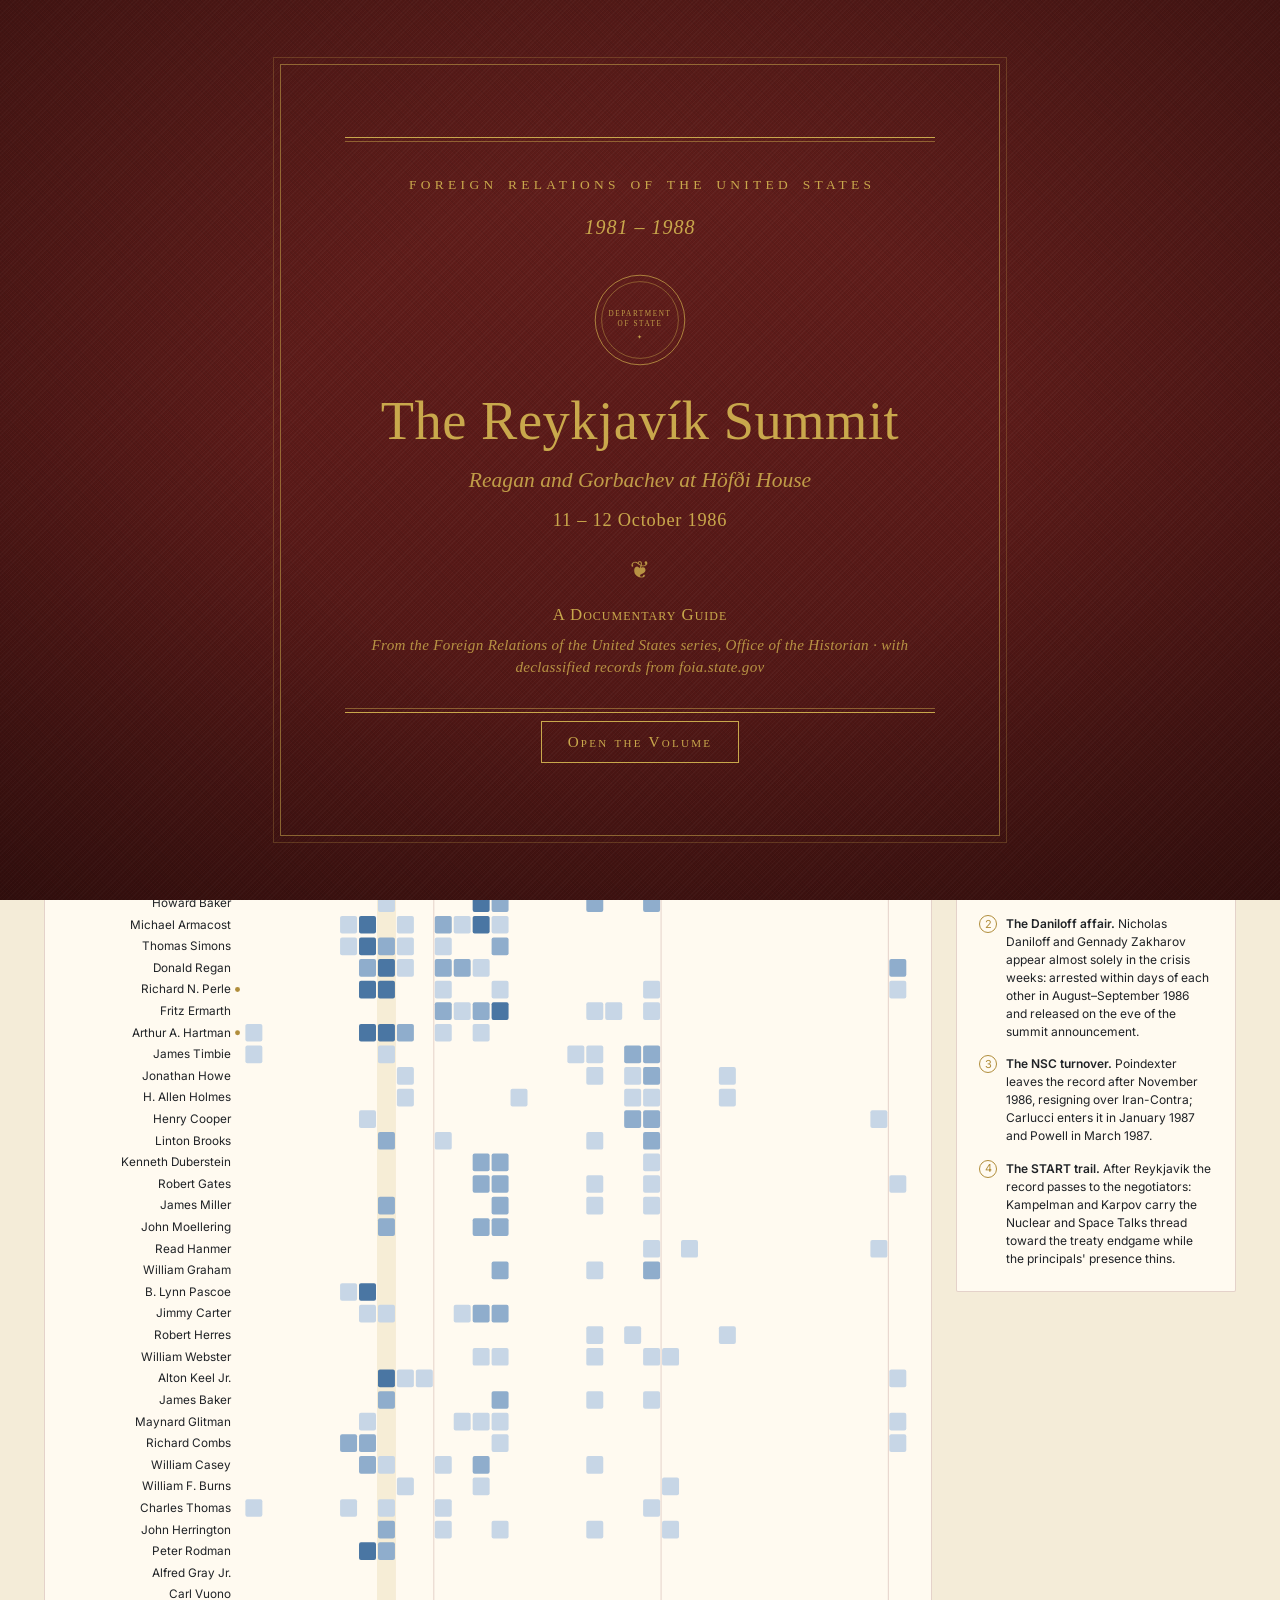
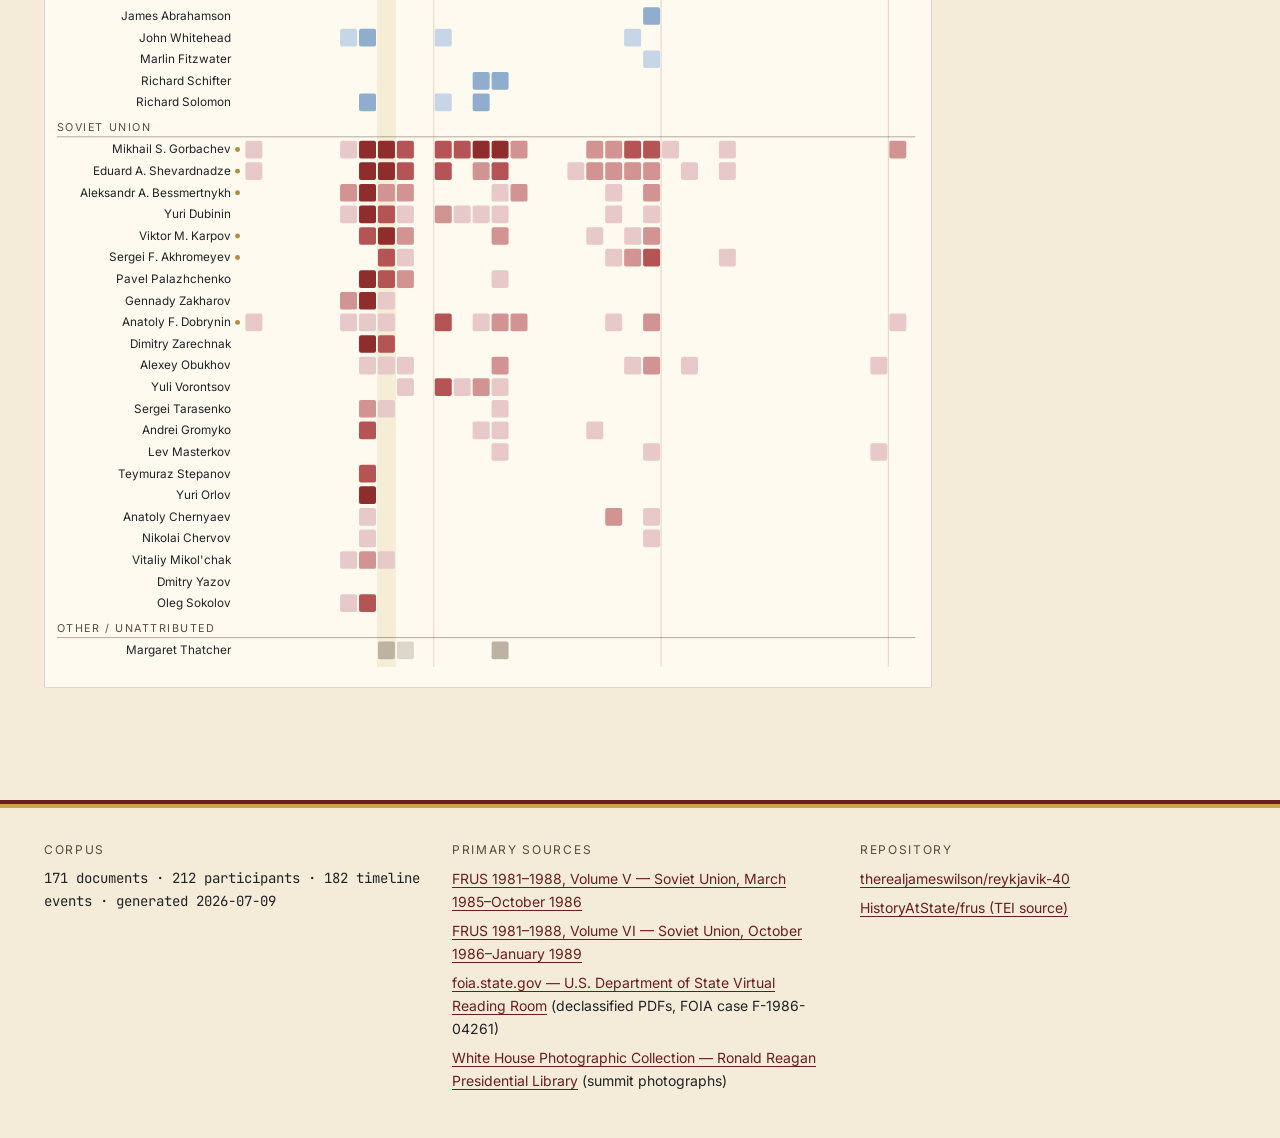
<file: docs/index.html>
<!DOCTYPE html>
<html lang="en">
<head>
  <meta charset="utf-8" />
  <meta name="viewport" content="width=device-width, initial-scale=1" />
  <title>Reykjavík 40 — A Documentary Guide to the 1986 Summit</title>
  <meta name="description" content="A primary-source documentary guide to the Reykjavík Summit between President Reagan and General Secretary Gorbachev, 11–12 October 1986, drawn from the Foreign Relations of the United States series and declassified releases at foia.state.gov." />
  <link rel="preconnect" href="https://fonts.googleapis.com" />
  <link rel="preconnect" href="https://fonts.gstatic.com" crossorigin />
  <link rel="stylesheet" href="https://fonts.googleapis.com/css2?family=Source+Serif+4:ital,opsz,wght@0,8..60,400;0,8..60,600;0,8..60,700;1,8..60,400&family=Inter:wght@400;500;600;700&family=JetBrains+Mono:wght@400;500&display=swap" />
  <link rel="stylesheet" href="assets/css/frus.css" />
</head>
<body>
  <a class="skip-link" href="#main">Skip to main content</a>

  <!-- ==== FRUS cover splash ==== -->
  <div class="cover" id="cover" role="presentation">
    <div class="cover__frame">
      <div class="cover__rule cover__rule--top" aria-hidden="true"></div>
      <p class="cover__series">Foreign Relations of the United States</p>
      <p class="cover__years">1981&nbsp;&ndash;&nbsp;1988</p>
      <div class="cover__seal" aria-hidden="true">
        <svg viewBox="0 0 120 120" xmlns="http://www.w3.org/2000/svg">
          <circle cx="60" cy="60" r="56" fill="none" stroke="currentColor" stroke-width="1"/>
          <circle cx="60" cy="60" r="48" fill="none" stroke="currentColor" stroke-width="0.6"/>
          <text x="60" y="55" text-anchor="middle" font-family="Times New Roman, serif" font-size="9" letter-spacing="2" fill="currentColor">DEPARTMENT</text>
          <text x="60" y="68" text-anchor="middle" font-family="Times New Roman, serif" font-size="9" letter-spacing="2" fill="currentColor">OF STATE</text>
          <text x="60" y="84" text-anchor="middle" font-family="Times New Roman, serif" font-size="7" letter-spacing="1" fill="currentColor">✦</text>
        </svg>
      </div>
      <h1 class="cover__title">The Reykjav&iacute;k Summit</h1>
      <p class="cover__subtitle">Reagan and Gorbachev at H&ouml;f&eth;i House</p>
      <p class="cover__dates">11&nbsp;&ndash;&nbsp;12 October 1986</p>
      <div class="cover__ornament" aria-hidden="true">&#10086;</div>
      <p class="cover__imprint">A Documentary Guide<br/><span class="cover__imprint-sub">From the Foreign Relations of the United States series, Office of the Historian&nbsp;&middot;&nbsp;with declassified records from foia.state.gov</span></p>
      <div class="cover__rule cover__rule--bottom" aria-hidden="true"></div>
      <button type="button" class="cover__enter" id="cover-enter">Open the Volume</button>
    </div>
  </div>

  <header class="masthead" id="masthead">
    <div class="masthead__inner">
      <div class="masthead__brand">
        <h1 class="masthead__title">The Reykjav&iacute;k Summit</h1>
        <p class="masthead__subtitle">Reagan &amp; Gorbachev at H&ouml;f&eth;i House &middot; 11&ndash;12 Oct 1986</p>
      </div>
      <nav class="masthead__nav" aria-label="Views">
        <button class="nav-btn is-active" data-view="register" aria-pressed="true">Participation Register</button>
        <button class="nav-btn" data-view="stage" aria-pressed="false">H&ouml;f&eth;i House</button>
        <button class="nav-btn" data-view="timeline" aria-pressed="false">Hour-by-Hour Timeline</button>
        <button class="nav-btn" data-view="explorer" aria-pressed="false">FRUS Document Explorer</button>
        <button class="nav-btn" data-view="foia" aria-pressed="false">Declassified PDFs from FOIA 1986-04261</button>
      </nav>
      <button type="button" class="masthead__toggle" id="masthead-toggle" aria-expanded="true" aria-controls="masthead" aria-label="Minimize header" title="Minimize header">&#9650;</button>
    </div>
  </header>

  <main id="main" class="shell">

    <!-- ==== Views container ==== -->
    <section class="views">

      <!-- Participation register view -->
      <article class="view view--register is-active" data-view="register" aria-labelledby="view-register-heading">
        <header class="view__head">
          <h2 id="view-register-heading">Participation Register</h2>
          <p class="view__lede">Who is present in the record, month by month, from the first preparation paper in March 1986 to the end of the administration &mdash; drawn from the Office of the Historian&rsquo;s person annotations on every document. Each row is a participant; each cell is a month, shaded by how many documents that person appears in. Numbered editorial notes mark episodes legible in the record itself. Select a row to filter the timeline and the explorer.</p>
        </header>
        <div class="register">
          <div class="register__canvas" id="register-canvas" role="figure" aria-label="Grid of participants by month; cell darkness shows documents per month."></div>
          <aside class="register__legend" aria-label="Legend">
            <div class="legend-row"><span class="dot dot--us"></span> United States</div>
            <div class="legend-row"><span class="dot dot--ussr"></span> Soviet Union</div>
            <div class="legend-row"><span class="dot dot--other"></span> Other / unattributed</div>
            <div class="legend-row"><span class="dot dot--roster"></span> Curated delegation roster</div>
            <p class="legend-note">Cell shading: documents per month (1 &middot; 2&ndash;3 &middot; 4&ndash;6 &middot; 7+). Sides are inferred from the volumes&rsquo; lists of persons. Undated editorial notes count toward totals but not the monthly grid.</p>
            <fieldset class="legend-controls">
              <legend>Register</legend>
              <label>Participants in at least
                <select id="reg-min">
                  <option value="1">1 document</option>
                  <option value="2">2 documents</option>
                  <option value="3">3 documents</option>
                  <option value="5" selected>5 documents</option>
                  <option value="8">8 documents</option>
                  <option value="12">12 documents</option>
                </select>
              </label>
              <label>Order by
                <select id="reg-sort">
                  <option value="total" selected>Prominence</option>
                  <option value="first">First appearance</option>
                </select>
              </label>
              <p class="legend-note" id="register-meta" aria-live="polite"></p>
            </fieldset>
            <fieldset class="legend-controls">
              <legend>Editorial notes</legend>
              <ol class="register-notes" id="register-notes"></ol>
            </fieldset>
          </aside>
        </div>
      </article>

      <!-- Höfði House stage view -->
      <article class="view view--stage" data-view="stage" aria-labelledby="view-stage-heading" hidden>
        <header class="view__head">
          <h2 id="view-stage-heading">H&ouml;f&eth;i House &mdash; The Two Days</h2>
          <p class="view__lede">Press play to follow the delegations through the six documented meetings of 11&ndash;12 October 1986. Attendance is exactly as printed in each memorandum&rsquo;s list of participants; meeting times are taken from the memcon datelines. Figures return to their delegations between meetings. Select a figure to filter the other views.</p>
        </header>
        <div class="stage">
          <div class="stage__canvas" id="stage-canvas" role="figure" aria-label="Animated diagram of delegation figures moving into the documented meetings at Hofdi House."></div>
          <aside class="stage__panel" aria-label="Playback">
            <div class="stage__controls">
              <button type="button" id="stage-prev" class="btn-ghost" aria-label="Previous step">&#8249; Back</button>
              <button type="button" id="stage-play" class="btn-ghost stage__play">Play</button>
              <button type="button" id="stage-next" class="btn-ghost" aria-label="Next step">Next &#8250;</button>
            </div>
            <input type="range" id="stage-scrub" min="0" max="0" value="0" step="1" aria-label="Step through the two days" />
            <div class="stage__caption" id="stage-caption" aria-live="polite"></div>
            <div class="stage__legend" aria-label="How to read the diagram">
              <p class="legend-note"><span class="dot dot--us"></span> United States &nbsp; <span class="dot dot--ussr"></span> Soviet Union &nbsp; <span class="dot dot--roster"></span> Curated delegation roster</p>
              <div class="stage-shade-key">
                <span class="stage-shade-key__cap">not yet</span>
                <span class="stage-shade-key__bars">
                  <span class="stage-shade-bar stage-shade-bar--us"></span>
                  <span class="stage-shade-bar stage-shade-bar--ussr"></span>
                </span>
                <span class="stage-shade-key__cap">all six</span>
              </div>
              <p class="legend-note">Each figure&rsquo;s disc deepens as playback advances and they enter another meeting; by the end its depth shows how many of the six they attended &mdash; the summit&rsquo;s core cast reads darkest.</p>
            </div>
          </aside>
        </div>
      </article>

      <!-- Timeline view -->
      <article class="view view--timeline" data-view="timeline" aria-labelledby="view-timeline-heading" hidden>
        <header class="view__head">
          <h2 id="view-timeline-heading">Hour-by-Hour Timeline</h2>
          <p class="view__lede">Anchored to the Iceland Chronology in <em>Foreign Relations of the United States, 1981&ndash;1988, Volume VI</em>, Document 1 &mdash; a Memorandum for the Record dated 18 October 1986 that reconstructs the four days in Iceland. Documents released in Volumes V and VI are folded in as marker events; times of day are parsed from the chronology text. Photographs from the White House Photographic Collection (Ronald Reagan Presidential Library) are placed alongside the moments they depict on 11&ndash;12 October 1986.</p>
        </header>
        <div class="timeline" id="timeline-canvas"></div>
      </article>

      <!-- Explorer view -->
      <article class="view view--explorer" data-view="explorer" aria-labelledby="view-explorer-heading" hidden>
        <header class="view__head">
          <h2 id="view-explorer-heading">FRUS Document Explorer</h2>
          <p class="view__lede">A searchable, filterable table of every document in the corpus. FRUS records come from the <em>Foreign Relations of the United States</em> series, compiled and edited by the Office of the Historian; supplemental declassified releases are drawn from foia.state.gov, the Department of State&rsquo;s Virtual Reading Room. Each record links to its canonical publisher URL.</p>
        </header>
        <div class="explorer__controls">
          <label class="control control--search">
            <span class="control__label">Search</span>
            <input type="search" id="explorer-search" placeholder="Search titles, persons, and topics&hellip;" autocomplete="off" />
          </label>
          <label class="control">
            <span class="control__label">Source</span>
            <select id="explorer-source">
              <option value="">All sources</option>
            </select>
          </label>
          <label class="control">
            <span class="control__label">Phase</span>
            <select id="explorer-phase">
              <option value="">All phases</option>
              <option value="pre-summit">Pre-summit</option>
              <option value="summit">Summit (11&ndash;12 Oct)</option>
              <option value="aftermath">Aftermath</option>
            </select>
          </label>
          <label class="control">
            <span class="control__label">Topic</span>
            <select id="explorer-topic">
              <option value="">All topics</option>
            </select>
          </label>
          <label class="control">
            <span class="control__label">Subject</span>
            <select id="explorer-subject">
              <option value="">All subjects</option>
            </select>
          </label>
          <label class="control">
            <span class="control__label">Person</span>
            <select id="explorer-person">
              <option value="">All persons</option>
            </select>
          </label>
          <button type="button" id="explorer-clear" class="btn-ghost">Clear</button>
        </div>
        <div class="explorer__meta" id="explorer-meta" aria-live="polite"></div>
        <div class="explorer__grid">
          <table class="explorer__table" aria-labelledby="view-explorer-heading">
            <thead>
              <tr>
                <th scope="col" class="col-date">Date</th>
                <th scope="col" class="col-source">Source</th>
                <th scope="col" class="col-title">Title</th>
                <th scope="col" class="col-session">Session</th>
                <th scope="col" class="col-topics">Topics</th>
              </tr>
            </thead>
            <tbody id="explorer-tbody"></tbody>
          </table>
          <aside class="transcript" id="transcript" aria-label="Selected document">
            <div class="transcript__empty">Select a document to open its record here.</div>
          </aside>
        </div>
      </article>

      <!-- Declassified FOIA PDF library view -->
      <article class="view view--foia" data-view="foia" aria-labelledby="view-foia-heading" hidden>
        <header class="view__head">
          <h2 id="view-foia-heading">Declassified PDFs from FOIA 1986-04261</h2>
          <p class="view__lede">A supplemental release of declassified records from foia.state.gov &mdash; FOIA case <span class="foia-case" id="foia-case-number"></span>, <span id="foia-case-subject"></span> &mdash; distinct from the <em>Foreign Relations of the United States</em> series above. Every document is served locally from this site; each entry also links back to its canonical PDF in the U.S. Department of State&rsquo;s Virtual Reading Room. Search by document number, then open the PDF in a new tab.</p>
        </header>
        <div class="foia__controls">
          <label class="control control--search">
            <span class="control__label">Search</span>
            <input type="search" id="foia-search" placeholder="Search document number or title&hellip;" autocomplete="off" />
          </label>
          <a class="btn-ghost" id="foia-source-link" href="#" target="_blank" rel="noopener">View case at foia.state.gov &rarr;</a>
        </div>
        <div class="foia__meta" id="foia-meta" aria-live="polite"></div>
        <ol class="foia__grid" id="foia-grid" aria-labelledby="view-foia-heading"></ol>
      </article>

    </section>

    <!-- ==== Selection panel (persistent) ==== -->
    <aside class="selection" id="selection" aria-live="polite" hidden>
      <button type="button" class="selection__close" id="selection-close" aria-label="Clear selection">&times;</button>
      <p class="selection__eyebrow">Current selection</p>
      <div class="selection__body" id="selection-body"></div>
    </aside>
  </main>

  <footer class="colophon">
    <div class="colophon__inner">
      <div class="colophon__col">
        <p class="colophon__label">Corpus</p>
        <p id="corpus-line" class="colophon__value"></p>
      </div>
      <div class="colophon__col">
        <p class="colophon__label">Primary sources</p>
        <ul>
          <li><a href="https://history.state.gov/historicaldocuments/frus1981-88v05">FRUS 1981&ndash;1988, Volume V &mdash; Soviet Union, March 1985&ndash;October 1986</a></li>
          <li><a href="https://history.state.gov/historicaldocuments/frus1981-88v06">FRUS 1981&ndash;1988, Volume VI &mdash; Soviet Union, October 1986&ndash;January 1989</a></li>
          <li><a href="https://foia.state.gov/">foia.state.gov &mdash; U.S. Department of State Virtual Reading Room</a> (declassified PDFs, FOIA case F-1986-04261)</li>
          <li><a href="https://www.reaganlibrary.gov/archives/audiovisual/white-house-photo-collection-galleries/summits-mikhail-gorbachev">White House Photographic Collection &mdash; Ronald Reagan Presidential Library</a> (summit photographs)</li>
        </ul>
      </div>
      <div class="colophon__col">
        <p class="colophon__label">Repository</p>
        <ul>
          <li><a href="https://github.com/therealjameswilson/reykjavik-40">therealjameswilson/reykjavik-40</a></li>
          <li><a href="https://github.com/HistoryAtState/frus">HistoryAtState/frus (TEI source)</a></li>
        </ul>
      </div>
    </div>
  </footer>

  <script>
    // Cover splash — fade out on click, keypress, or auto-timeout.
    (function () {
      var cover = document.getElementById('cover');
      var enter = document.getElementById('cover-enter');
      if (!cover) return;
      document.body.classList.add('cover-open');
      var dismissed = false;
      function dismiss() {
        if (dismissed) return;
        dismissed = true;
        cover.classList.add('is-dismissed');
        document.body.classList.remove('cover-open');
        setTimeout(function () { if (cover && cover.parentNode) cover.parentNode.removeChild(cover); }, 1000);
      }
      if (enter) enter.addEventListener('click', dismiss);
      cover.addEventListener('click', function (e) { if (e.target === cover || e.target.classList.contains('cover__frame')) dismiss(); });
      document.addEventListener('keydown', function (e) {
        if (dismissed) return;
        if (e.key === 'Enter' || e.key === ' ' || e.key === 'Escape') { e.preventDefault(); dismiss(); }
      }, { once: false });
      // Gentle auto-dismiss so the cover doesn't trap silent visitors.
      setTimeout(dismiss, 6500);
    })();
  </script>
  <script src="assets/js/frus.js" type="module"></script>
</body>
</html>
</file>
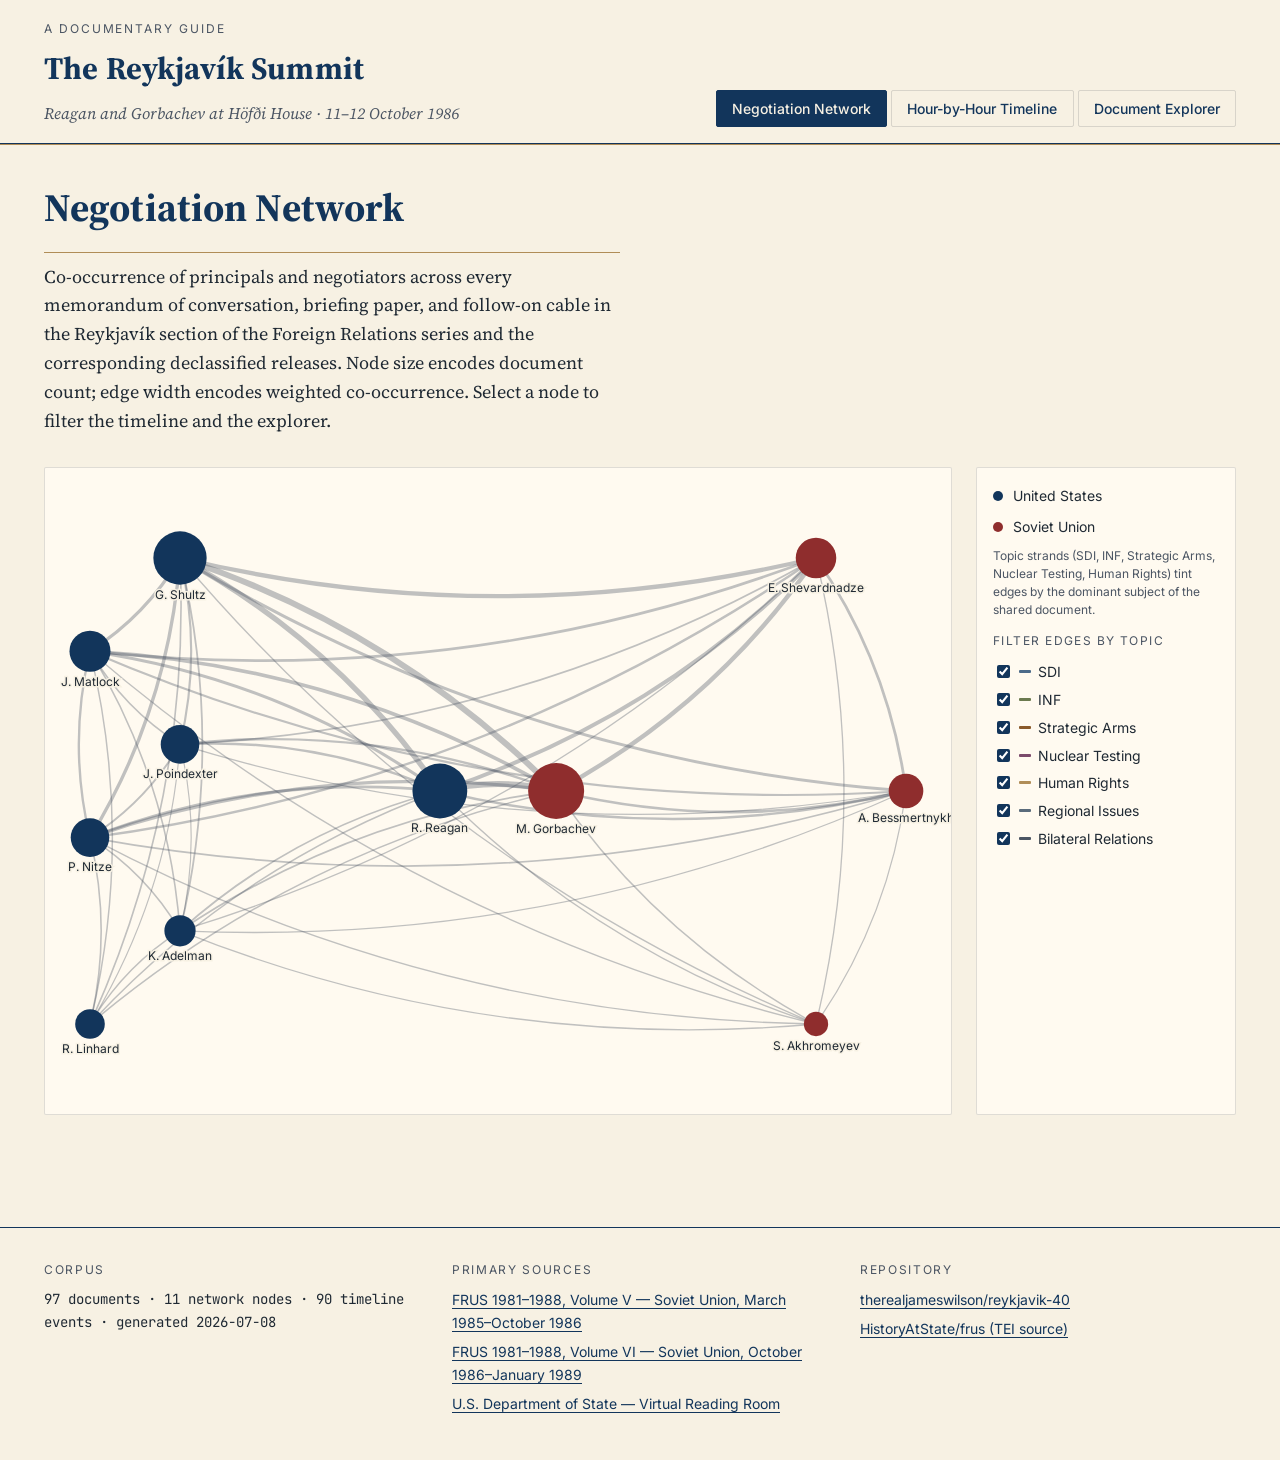
<file: site/index.html>
<!DOCTYPE html>
<html lang="en">
<head>
  <meta charset="utf-8" />
  <meta name="viewport" content="width=device-width, initial-scale=1" />
  <title>Reykjavík 40 — A Documentary Guide to the 1986 Summit</title>
  <meta name="description" content="A primary-source documentary guide to the Reykjavík Summit between President Reagan and General Secretary Gorbachev, 11–12 October 1986, drawn from the Foreign Relations of the United States series and declassified releases at foia.state.gov." />
  <link rel="preconnect" href="https://fonts.googleapis.com" />
  <link rel="preconnect" href="https://fonts.gstatic.com" crossorigin />
  <link rel="stylesheet" href="https://fonts.googleapis.com/css2?family=Source+Serif+4:ital,opsz,wght@0,8..60,400;0,8..60,600;0,8..60,700;1,8..60,400&family=Inter:wght@400;500;600;700&family=JetBrains+Mono:wght@400;500&display=swap" />
  <link rel="stylesheet" href="assets/css/frus.css" />
</head>
<body>
  <a class="skip-link" href="#main">Skip to main content</a>

  <header class="masthead">
    <div class="masthead__inner">
      <div class="masthead__brand">
        <p class="masthead__eyebrow">A Documentary Guide</p>
        <h1 class="masthead__title">The Reykjav&iacute;k Summit</h1>
        <p class="masthead__subtitle">Reagan and Gorbachev at H&ouml;f&eth;i House &middot; 11&ndash;12 October 1986</p>
      </div>
      <nav class="masthead__nav" aria-label="Views">
        <button class="nav-btn is-active" data-view="network" aria-pressed="true">Negotiation Network</button>
        <button class="nav-btn" data-view="timeline" aria-pressed="false">Hour-by-Hour Timeline</button>
        <button class="nav-btn" data-view="explorer" aria-pressed="false">Document Explorer</button>
      </nav>
    </div>
  </header>

  <main id="main" class="shell">

    <!-- ==== Views container ==== -->
    <section class="views">

      <!-- Network view -->
      <article class="view view--network is-active" data-view="network" aria-labelledby="view-network-heading">
        <header class="view__head">
          <h2 id="view-network-heading">Negotiation Network</h2>
          <p class="view__lede">Co-occurrence of principals and negotiators across every memorandum of conversation, briefing paper, and follow-on cable in the Reykjav&iacute;k section of the Foreign Relations series and the corresponding declassified releases. Node size encodes document count; edge width encodes weighted co-occurrence. Select a node to filter the timeline and the explorer.</p>
        </header>
        <div class="network">
          <div class="network__canvas" id="network-canvas" role="figure" aria-label="Interactive graph of people, documents, and topics."></div>
          <aside class="network__legend" aria-label="Legend">
            <div class="legend-row"><span class="dot dot--us"></span> United States</div>
            <div class="legend-row"><span class="dot dot--ussr"></span> Soviet Union</div>
            <p class="legend-note">Topic strands (SDI, INF, Strategic Arms, Nuclear Testing, Human Rights) tint edges by the dominant subject of the shared document.</p>
            <fieldset class="legend-topics" id="topic-filter">
              <legend>Filter edges by topic</legend>
              <!-- filled by JS -->
            </fieldset>
          </aside>
        </div>
      </article>

      <!-- Timeline view -->
      <article class="view view--timeline" data-view="timeline" aria-labelledby="view-timeline-heading" hidden>
        <header class="view__head">
          <h2 id="view-timeline-heading">Hour-by-Hour Timeline</h2>
          <p class="view__lede">Anchored to the Iceland Chronology in <em>Foreign Relations of the United States, 1981&ndash;1988, Volume VI</em>, Document 1 &mdash; a Memorandum for the Record dated 18 October 1986 that reconstructs the four days in Iceland. Documents released in Volumes V and VI are folded in as marker events; times of day are parsed from the chronology text.</p>
        </header>
        <div class="timeline" id="timeline-canvas"></div>
      </article>

      <!-- Explorer view -->
      <article class="view view--explorer" data-view="explorer" aria-labelledby="view-explorer-heading" hidden>
        <header class="view__head">
          <h2 id="view-explorer-heading">Document Explorer</h2>
          <p class="view__lede">A searchable, filterable table of every document in the corpus. FRUS records are compiled and edited by the Office of the Historian; declassified releases are drawn from the Department of State&rsquo;s Virtual Reading Room. Each record links to its canonical publisher URL.</p>
        </header>
        <div class="explorer__controls">
          <label class="control control--search">
            <span class="control__label">Search</span>
            <input type="search" id="explorer-search" placeholder="Search titles, persons, and topics&hellip;" autocomplete="off" />
          </label>
          <label class="control">
            <span class="control__label">Source</span>
            <select id="explorer-source">
              <option value="">All sources</option>
            </select>
          </label>
          <label class="control">
            <span class="control__label">Phase</span>
            <select id="explorer-phase">
              <option value="">All phases</option>
              <option value="pre-summit">Pre-summit</option>
              <option value="summit">Summit (11&ndash;12 Oct)</option>
              <option value="aftermath">Aftermath</option>
            </select>
          </label>
          <label class="control">
            <span class="control__label">Topic</span>
            <select id="explorer-topic">
              <option value="">All topics</option>
            </select>
          </label>
          <label class="control">
            <span class="control__label">Person</span>
            <select id="explorer-person">
              <option value="">All persons</option>
            </select>
          </label>
          <button type="button" id="explorer-clear" class="btn-ghost">Clear</button>
        </div>
        <div class="explorer__meta" id="explorer-meta" aria-live="polite"></div>
        <div class="explorer__grid">
          <table class="explorer__table" aria-labelledby="view-explorer-heading">
            <thead>
              <tr>
                <th scope="col" class="col-date">Date</th>
                <th scope="col" class="col-source">Source</th>
                <th scope="col" class="col-title">Title</th>
                <th scope="col" class="col-session">Session</th>
                <th scope="col" class="col-topics">Topics</th>
              </tr>
            </thead>
            <tbody id="explorer-tbody"></tbody>
          </table>
          <aside class="transcript" id="transcript" aria-label="Selected document">
            <div class="transcript__empty">Select a document to open its record here.</div>
          </aside>
        </div>
      </article>

    </section>

    <!-- ==== Selection panel (persistent) ==== -->
    <aside class="selection" id="selection" aria-live="polite" hidden>
      <button type="button" class="selection__close" id="selection-close" aria-label="Clear selection">&times;</button>
      <p class="selection__eyebrow">Current selection</p>
      <div class="selection__body" id="selection-body"></div>
    </aside>
  </main>

  <footer class="colophon">
    <div class="colophon__inner">
      <div class="colophon__col">
        <p class="colophon__label">Corpus</p>
        <p id="corpus-line" class="colophon__value"></p>
      </div>
      <div class="colophon__col">
        <p class="colophon__label">Primary sources</p>
        <ul>
          <li><a href="https://history.state.gov/historicaldocuments/frus1981-88v05">FRUS 1981&ndash;1988, Volume V &mdash; Soviet Union, March 1985&ndash;October 1986</a></li>
          <li><a href="https://history.state.gov/historicaldocuments/frus1981-88v06">FRUS 1981&ndash;1988, Volume VI &mdash; Soviet Union, October 1986&ndash;January 1989</a></li>
          <li><a href="https://foia.state.gov/">U.S. Department of State &mdash; Virtual Reading Room</a></li>
        </ul>
      </div>
      <div class="colophon__col">
        <p class="colophon__label">Repository</p>
        <ul>
          <li><a href="https://github.com/therealjameswilson/reykjavik-40">therealjameswilson/reykjavik-40</a></li>
          <li><a href="https://github.com/HistoryAtState/frus">HistoryAtState/frus (TEI source)</a></li>
        </ul>
      </div>
    </div>
  </footer>

  <script src="assets/js/frus.js" type="module"></script>
</body>
</html>
</file>
<file: docs/assets/css/frus.css>
/* ==========================================================================
   reykjavik-40 — FRUS aesthetic stylesheet
   See docs/design/FRUS_AESTHETIC.md for the design rationale.

   Ruby red buckram edition: modelled on the printed FRUS Starter Pack —
   deep ruby cover, gold rules, Times New Roman throughout, dark red
   running headers and theme bars, white-on-red table headers.
   ========================================================================== */

:root {
  --frus-ink: #1f2226;
  --frus-buckram: #5B1A18;      /* cover / masthead / theme bars — deep ruby buckram */
  --frus-buckram-dark: #6B1D1D; /* interior headers, section headings, rules */
  --frus-navy: #12355b;         /* US-side network nodes (semantic only) */
  --frus-red: #8f2d2d;          /* USSR-side network nodes (semantic only) */
  --frus-gold: #C9A84C;         /* cover text, rules under headings, selection */
  --frus-gold-deep: #B08D3B;    /* darker gold, for links / hover */
  --frus-parchment: #f4ecd8;    /* page background — a touch warmer for buckram contrast */
  --frus-slate: #5b4a3d;        /* metadata — warmer, closer to buckram body */
  --frus-paper: #fffaf0;        /* card / transcript surfaces */
  --frus-rule: rgba(107, 29, 29, 0.18);

  --fs-6xl: 3.815rem;
  --fs-5xl: 3.052rem;
  --fs-4xl: 2.441rem;
  --fs-3xl: 1.953rem;
  --fs-2xl: 1.563rem;
  --fs-xl:  1.250rem;
  --fs-lg:  1.125rem;
  --fs-md:  1.000rem;
  --fs-sm:  0.875rem;
  --fs-xs:  0.750rem;

  /* Times New Roman is the FRUS Starter Pack body face. */
  --font-editorial: 'Times New Roman', 'Tinos', Times, 'Source Serif 4', Georgia, serif;
  --font-interface: 'Inter', 'Helvetica Neue', Arial, sans-serif;
  --font-mono: 'JetBrains Mono', ui-monospace, SFMono-Regular, Menlo, monospace;

  --topic-sdi: #4c6b8a;
  --topic-inf: #6b7a4f;
  --topic-strategic: #8a5a2b;
  --topic-testing: #7b4a6b;
  --topic-human: #b08d57;
  --topic-regional: #5a6b7b;
  --topic-bilateral: #4b5563;
}

*, *::before, *::after { box-sizing: border-box; }
html { font-size: 16px; scroll-behavior: smooth; }

body {
  margin: 0;
  background: var(--frus-parchment);
  color: var(--frus-ink);
  font-family: var(--font-editorial);
  font-size: var(--fs-md);
  line-height: 1.65;
  -webkit-font-smoothing: antialiased;
  text-rendering: optimizeLegibility;
}

a {
  color: var(--frus-buckram-dark);
  text-underline-offset: 3px;
  text-decoration-thickness: 1px;
}
a:hover, a:focus { color: var(--frus-gold-deep); }
a:focus-visible { outline: 2px solid var(--frus-gold); outline-offset: 2px; }

.skip-link {
  position: absolute; left: -9999px; top: 0;
  background: var(--frus-buckram); color: var(--frus-gold);
  padding: 0.75rem 1rem; z-index: 100;
  font-family: var(--font-interface);
}
.skip-link:focus { left: 1rem; top: 1rem; }

/* ========== Masthead — ruby buckram bar with gold rule ========== */
.masthead {
  background:
    linear-gradient(180deg, var(--frus-buckram) 0%, #4a1513 100%);
  color: var(--frus-gold);
  position: sticky; top: 0; z-index: 30;
  border-bottom: 1px solid var(--frus-gold);
  box-shadow: 0 2px 0 var(--frus-buckram-dark), 0 6px 12px rgba(0,0,0,0.15);
}
.masthead__inner {
  max-width: 1240px;
  margin: 0 auto;
  padding: 0.5rem 1.5rem;
  display: flex;
  align-items: center;
  gap: 0.5rem 1.25rem;
  flex-wrap: wrap;
}
.masthead__brand {
  display: flex;
  align-items: baseline;
  gap: 0.7rem;
  min-width: 0;
  flex: 0 1 auto;
}
.masthead__title {
  font-family: var(--font-editorial);
  font-weight: 700;
  font-size: var(--fs-xl);
  color: var(--frus-gold);
  margin: 0;
  letter-spacing: 0.01em;
  white-space: nowrap;
  text-shadow: 0 1px 0 rgba(0,0,0,0.25);
}
.masthead__subtitle {
  font-family: var(--font-editorial);
  font-style: italic;
  color: var(--frus-gold);
  opacity: 0.85;
  margin: 0;
  font-size: var(--fs-xs);
  white-space: nowrap;
  overflow: hidden;
  text-overflow: ellipsis;
}
.masthead__nav { display: flex; gap: 0.3rem; flex-wrap: wrap; justify-content: flex-end; margin-left: auto; }
.nav-btn {
  font-family: var(--font-editorial);
  font-size: var(--fs-xs);
  font-weight: 600;
  letter-spacing: 0.03em;
  background: transparent;
  border: 1px solid var(--frus-gold);
  color: var(--frus-gold);
  padding: 0.32rem 0.7rem;
  cursor: pointer;
  border-radius: 1px;
  transition: background 120ms ease-out, color 120ms ease-out;
}
/* Minimize toggle + collapsed state */
.masthead__toggle {
  flex: 0 0 auto;
  background: transparent;
  border: 1px solid var(--frus-gold);
  color: var(--frus-gold);
  width: 1.7rem;
  height: 1.7rem;
  line-height: 1;
  font-size: 0.7rem;
  cursor: pointer;
  border-radius: 1px;
  transition: background 120ms ease-out, transform 160ms ease-out;
}
.masthead__toggle:hover { background: rgba(201, 168, 76, 0.14); }
.masthead__toggle:focus-visible { outline: 2px solid var(--frus-parchment); outline-offset: 2px; }
.masthead.is-collapsed .masthead__inner { padding-top: 0.15rem; padding-bottom: 0.15rem; }
.masthead.is-collapsed .masthead__brand,
.masthead.is-collapsed .masthead__nav { display: none; }
.masthead.is-collapsed .masthead__toggle { transform: rotate(180deg); margin-left: auto; }
.nav-btn:hover { background: rgba(201, 168, 76, 0.14); color: var(--frus-parchment); }
.nav-btn.is-active {
  background: var(--frus-gold);
  color: var(--frus-buckram);
  border-color: var(--frus-gold);
}
.nav-btn:focus-visible { outline: 2px solid var(--frus-parchment); outline-offset: 2px; }

/* ========== Shell ========== */
.shell {
  max-width: 1240px;
  margin: 0 auto;
  padding: 2rem 1.5rem 4rem;
  position: relative;
}

.views > .view { display: none; }
.views > .view.is-active { display: block; }

.view__head { margin-bottom: 2rem; max-width: 72ch; }
.view__head h2 {
  font-family: var(--font-editorial);
  font-size: var(--fs-4xl);
  color: var(--frus-buckram-dark);
  margin: 0 0 0.4rem;
  padding-bottom: 0.6rem;
  border-bottom: 2px solid var(--frus-gold);
  font-weight: 700;
  letter-spacing: 0.005em;
}
.view__lede { font-size: var(--fs-lg); color: var(--frus-ink); margin: 0.6rem 0 0; line-height: 1.6; }
.view__lede em { color: var(--frus-buckram-dark); font-style: italic; }

/* ========== Participation register ========== */
.register {
  display: grid;
  grid-template-columns: minmax(0, 1fr) 280px;
  gap: 1.5rem;
  align-items: start;
}
.register__canvas {
  background: var(--frus-paper);
  border: 1px solid var(--frus-rule);
  border-radius: 2px;
  padding: 0.75rem 0.5rem;
}
.register__canvas svg { width: 100%; height: auto; display: block; }
.register__legend {
  position: sticky;
  top: 1rem;
  font-family: var(--font-interface);
  font-size: var(--fs-sm);
  color: var(--frus-ink);
  background: var(--frus-paper);
  border: 1px solid var(--frus-rule);
  border-radius: 2px;
  padding: 1rem;
}
.legend-row { display: flex; align-items: center; gap: 0.6rem; margin-bottom: 0.5rem; }
.dot { display: inline-block; width: 10px; height: 10px; border-radius: 50%; }
.dot--us { background: var(--frus-navy); }
.dot--ussr { background: var(--frus-red); }
.dot--other { background: var(--frus-slate); }
.dot--roster { background: var(--frus-gold-deep); width: 7px; height: 7px; }
.legend-note { color: var(--frus-slate); font-size: var(--fs-xs); line-height: 1.5; margin: 0.5rem 0 0.8rem; }

.legend-controls { border: 0; padding: 0; margin: 0.6rem 0 0; }
.legend-controls legend {
  font-family: var(--font-interface);
  font-size: var(--fs-xs);
  letter-spacing: 0.12em;
  text-transform: uppercase;
  color: var(--frus-slate);
  padding: 0;
  margin: 0 0 0.4rem;
}
.legend-controls label {
  display: block;
  font-size: var(--fs-xs);
  color: var(--frus-ink);
  margin-bottom: 0.4rem;
}
.legend-controls select {
  font-family: var(--font-interface);
  font-size: var(--fs-xs);
  color: var(--frus-ink);
  background: var(--frus-paper);
  border: 1px solid var(--frus-rule);
  border-radius: 2px;
  padding: 0.1rem 0.2rem;
}

/* Register SVG internals */
.reg-summit-band { fill: var(--frus-gold); opacity: 0.16; }
.reg-note-band { fill: var(--frus-gold-deep); opacity: 0.1; }
.reg-month-label, .reg-group-label {
  font-family: var(--font-interface);
  font-size: 11px;
  fill: var(--frus-slate);
}
.reg-group-label { letter-spacing: 0.14em; }
.reg-year-rule { stroke: var(--frus-rule); stroke-width: 1px; }
.reg-group-rule { stroke: var(--frus-slate); stroke-width: 0.75px; opacity: 0.6; }
.reg-row { cursor: pointer; }
.reg-row-hit { fill: transparent; }
.reg-row:hover .reg-row-hit, .reg-row:focus .reg-row-hit { fill: rgba(201, 168, 76, 0.10); }
.reg-row:focus { outline: none; }
.reg-name {
  font-family: var(--font-interface);
  font-size: 12px;
  fill: var(--frus-ink);
}
.reg-roster-dot { fill: var(--frus-gold-deep); }
.reg-row.is-faded { opacity: 0.22; }
.reg-row.is-selected .reg-row-hit { fill: rgba(201, 168, 76, 0.18); }
.reg-row.is-selected .reg-name { font-weight: 600; }
.reg-row.is-note-hi .reg-row-hit { fill: rgba(201, 168, 76, 0.14); }
.reg-note-marker { cursor: pointer; }
.reg-note-marker circle {
  fill: var(--frus-paper);
  stroke: var(--frus-gold-deep);
  stroke-width: 1.25px;
}
.reg-note-marker text {
  font-family: var(--font-interface);
  font-size: 11px;
  fill: var(--frus-gold-deep);
}
.reg-note-marker.is-active circle { fill: var(--frus-gold-deep); }
.reg-note-marker.is-active text { fill: var(--frus-paper); }
.reg-note-marker:focus { outline: none; }
.reg-note-marker:focus circle { stroke-width: 2.5px; }

/* Editorial notes list in the legend */
.register-notes { list-style: none; margin: 0; padding: 0; }
.register-note {
  display: flex;
  gap: 0.55rem;
  padding: 0.45rem 0.4rem;
  font-size: var(--fs-xs);
  line-height: 1.5;
  color: var(--frus-ink);
  cursor: pointer;
  border-radius: 2px;
}
.register-note:hover { background: rgba(201, 168, 76, 0.10); }
.register-note.is-active { background: rgba(201, 168, 76, 0.18); }
.register-note__num {
  flex: 0 0 auto;
  width: 18px;
  height: 18px;
  border: 1px solid var(--frus-gold-deep);
  border-radius: 50%;
  color: var(--frus-gold-deep);
  font-size: 11px;
  display: flex;
  align-items: center;
  justify-content: center;
}
.register-note.is-active .register-note__num {
  background: var(--frus-gold-deep);
  color: var(--frus-paper);
}
.register-note__body strong { font-weight: 600; }

/* ========== Höfði House stage ========== */
.stage {
  display: grid;
  grid-template-columns: minmax(0, 1fr) 300px;
  gap: 1.5rem;
  align-items: start;
}
.stage__canvas {
  background: var(--frus-paper);
  border: 1px solid var(--frus-rule);
  border-radius: 2px;
  padding: 0.5rem;
}
.stage__canvas svg { width: 100%; height: auto; display: block; }
.stage__panel {
  font-family: var(--font-interface);
  font-size: var(--fs-sm);
  color: var(--frus-ink);
  background: var(--frus-paper);
  border: 1px solid var(--frus-rule);
  border-radius: 2px;
  padding: 1rem;
  position: sticky;
  top: 1rem;
}
.stage__controls { display: flex; gap: 0.5rem; margin-bottom: 0.6rem; }
.stage__play { flex: 1; font-weight: 600; }
.stage__panel input[type="range"] { width: 100%; accent-color: var(--frus-buckram-dark); margin: 0 0 0.9rem; }
.stage-cap-day {
  font-family: var(--font-interface);
  font-size: var(--fs-xs);
  letter-spacing: 0.14em;
  text-transform: uppercase;
  color: var(--frus-slate);
  margin: 0 0 0.35rem;
}
.stage-cap-title {
  font-family: var(--font-editorial);
  font-size: var(--fs-md);
  font-weight: 600;
  margin: 0 0 0.3rem;
}
.stage-cap-meta { font-size: var(--fs-xs); color: var(--frus-slate); margin: 0 0 0.3rem; }
.stage-cap-text { font-family: var(--font-editorial); font-style: italic; margin: 0.2rem 0 0; }
.stage-cap-note {
  font-size: var(--fs-xs);
  color: var(--frus-ink);
  border-left: 2px solid var(--frus-gold);
  padding-left: 0.6rem;
  margin: 0.5rem 0;
  line-height: 1.5;
}

.stage-house { fill: none; stroke: var(--frus-rule); stroke-width: 1.5px; }
.stage-house-label {
  font-family: var(--font-interface);
  font-size: 11px;
  letter-spacing: 0.2em;
  fill: var(--frus-slate);
}
.stage-table { fill: rgba(201, 168, 76, 0.10); stroke: var(--frus-gold-deep); stroke-width: 1px; }
.stage-meeting-title {
  font-family: var(--font-editorial);
  font-size: 14px;
  font-weight: 600;
  fill: var(--frus-buckram-dark);
}
.stage-meeting-time { font-family: var(--font-mono); font-size: 10.5px; fill: var(--frus-slate); }
.stage-bench-label {
  font-family: var(--font-interface);
  font-size: 11px;
  letter-spacing: 0.14em;
  fill: var(--frus-slate);
}
.stage-token { transition: transform 900ms cubic-bezier(0.4, 0.1, 0.2, 1), opacity 300ms; cursor: default; }
.stage-token[data-id] { cursor: pointer; }
.stage-token circle { stroke-width: 0; transition: fill 800ms ease; }
.stage-token-initials { transition: fill 800ms ease; }
.stage-token.us circle { fill: var(--frus-navy); }
.stage-token.ussr circle { fill: var(--frus-red); }
.stage-token.other circle { fill: var(--frus-slate); }
.stage-token.is-roster circle { stroke: var(--frus-gold-deep); stroke-width: 1.5px; }
.stage-token-initials { font-family: var(--font-interface); font-size: 10px; font-weight: 600; fill: var(--frus-paper); }
.stage-token-name {
  font-family: var(--font-interface);
  font-size: 10.5px;
  fill: var(--frus-ink);
  paint-order: stroke;
  stroke: var(--frus-parchment);
  stroke-width: 3px;
}
svg.is-meeting .stage-token.is-benched { opacity: 0.4; }

/* Shade key: a figure who sat in more of the six documented meetings gets
   a deeper disc. The gradient endpoints mirror STAGE_SHADE in frus.js. */
.stage__legend { margin-top: 0.9rem; padding-top: 0.8rem; border-top: 1px solid var(--frus-rule); }
.stage__legend .legend-note { margin: 0.4rem 0; }
.stage__legend .dot { margin-right: 0.15rem; }
.stage-shade-key { display: flex; align-items: center; gap: 0.6rem; margin: 0.5rem 0; }
.stage-shade-key__cap {
  font-family: var(--font-interface);
  font-size: var(--fs-xs);
  color: var(--frus-slate);
  white-space: nowrap;
}
.stage-shade-key__bars { display: flex; flex-direction: column; gap: 3px; flex: 1; min-width: 0; }
.stage-shade-bar { height: 9px; border-radius: 5px; }
.stage-shade-bar--us { background: linear-gradient(to right, rgb(157, 179, 201), rgb(18, 53, 91)); }
.stage-shade-bar--ussr { background: linear-gradient(to right, rgb(211, 165, 165), rgb(143, 45, 45)); }
.stage-token.is-selected circle { stroke: var(--frus-gold); stroke-width: 3px; }
.stage-token.is-dimmed { opacity: 0.35; }
.stage-token:focus { outline: none; }
.stage-token:focus circle { stroke: var(--frus-gold); stroke-width: 2.5px; }
@media (prefers-reduced-motion: reduce) {
  .stage-token, .stage-token circle, .stage-token-initials { transition: none; }
}

/* ========== Timeline ========== */
.timeline {
  display: grid;
  gap: 1.5rem;
}
.day {
  background: var(--frus-paper);
  border: 1px solid var(--frus-rule);
  border-radius: 2px;
  padding: 0 1.5rem 1.5rem;
  overflow: hidden;
}
/* Day head styled as a FRUS theme header bar: full-width dark red, white caps */
.day__head {
  display: flex; align-items: baseline; gap: 1rem;
  margin: 0 -1.5rem 1rem;
  padding: 0.75rem 1.5rem;
  background: var(--frus-buckram-dark);
  border-bottom: 3px solid var(--frus-gold);
}
.day__date {
  font-family: var(--font-editorial);
  font-size: var(--fs-xl);
  color: var(--frus-paper);
  margin: 0;
  font-weight: 700;
  letter-spacing: 0.08em;
  text-transform: uppercase;
}
.day__meta {
  font-family: var(--font-editorial);
  font-style: italic;
  font-size: var(--fs-sm);
  letter-spacing: 0.02em;
  color: var(--frus-gold);
  text-transform: none;
}
.event {
  display: grid;
  grid-template-columns: 5.5rem 1fr;
  gap: 1rem;
  padding: 0.65rem 0;
  border-bottom: 1px dashed var(--frus-rule);
}
.event:last-child { border-bottom: 0; }
.event__time {
  font-family: var(--font-mono);
  font-size: var(--fs-sm);
  color: var(--frus-slate);
  padding-top: 0.15rem;
}
.event__text { font-family: var(--font-editorial); font-size: var(--fs-md); line-height: 1.55; }
.event__text a { color: var(--frus-buckram-dark); }
.event.event--document {
  background: rgba(107, 29, 29, 0.04);
}
.event.event--document .event__text::before {
  content: "Document"; display: inline-block; margin-right: 0.5rem;
  font-family: var(--font-editorial); font-size: var(--fs-xs);
  font-weight: 700;
  letter-spacing: 0.14em; text-transform: uppercase;
  color: var(--frus-paper); background: var(--frus-buckram-dark);
  padding: 0.1rem 0.5rem; border: 1px solid var(--frus-buckram-dark);
  border-radius: 1px; vertical-align: 0.15em;
}
.event.is-selected {
  outline: 2px solid var(--frus-gold);
  outline-offset: 2px;
  background: rgba(176, 141, 87, 0.12);
}
.event.is-faded { opacity: 0.28; }

/* Declassified FOIA PDFs supplement the FRUS chronology; the gold accent
   ties them to the tag--source-foia colour used elsewhere. */
.day--foia { border-top: 1px dashed var(--frus-gold-deep); }
.day__caption {
  font-family: var(--font-interface); font-size: var(--fs-xs);
  color: var(--frus-slate); margin: -0.2rem 0 0.6rem; max-width: 60ch;
}
.event.event--foia { background: rgba(201, 168, 76, 0.06); }
/* FOIA entries mirror the FRUS "Document" badge geometry so both sources
   read as one design system; only the accent colour marks the source. */
.event.event--foia .event__text::before {
  content: "Declassified PDF"; display: inline-block; margin-right: 0.5rem;
  font-family: var(--font-editorial); font-size: var(--fs-xs);
  font-weight: 700;
  letter-spacing: 0.14em; text-transform: uppercase;
  color: var(--frus-paper); background: var(--frus-gold-deep);
  padding: 0.1rem 0.5rem; border: 1px solid var(--frus-gold-deep);
  border-radius: 1px; vertical-align: 0.15em;
}
.event__foia-title { font-family: var(--font-editorial); font-size: var(--fs-md); color: var(--frus-buckram-dark); margin-right: 0.5rem; }
.event__foia-detail { display: block; color: var(--frus-slate); font-family: var(--font-interface); font-size: var(--fs-xs); margin: 0.2rem 0; }
.event__foia-links {
  display: block; margin-top: 0.25rem;
  font-family: var(--font-interface); font-size: var(--fs-xs);
}
.event__foia-links a { color: var(--frus-buckram-dark); margin-right: 1rem; }

/* White House Photo Office plates, anchored to their summit moment. */
.event.event--photo { background: rgba(76, 110, 140, 0.06); }
.event.event--photo .event__time {
  font-family: var(--font-interface); font-size: var(--fs-xs);
  font-weight: 700; letter-spacing: 0.12em; text-transform: uppercase;
  color: var(--frus-slate);
}
.event__photo-link { display: inline-block; margin: 0 0 0.35rem; }
.event__photo-img {
  display: block; width: 240px; max-width: 100%; height: auto;
  border: 1px solid var(--frus-rule); border-radius: 2px;
  background: var(--frus-paper);
}
.event__photo-cap {
  display: block; color: var(--frus-ink);
  font-family: var(--font-editorial); font-size: var(--fs-sm); line-height: 1.5;
}
.event__photo-credit {
  display: block; margin-top: 0.2rem;
  color: var(--frus-slate); font-family: var(--font-interface); font-size: var(--fs-xs);
}
.event__photo-credit a { color: var(--frus-buckram-dark); }

/* ========== Explorer ========== */
.explorer__controls {
  display: grid;
  grid-template-columns: minmax(220px, 2fr) repeat(4, minmax(140px, 1fr)) auto;
  gap: 0.75rem;
  margin-bottom: 1rem;
  align-items: end;
}
.control { display: flex; flex-direction: column; font-family: var(--font-interface); }
.control__label {
  font-size: var(--fs-xs);
  letter-spacing: 0.14em;
  text-transform: uppercase;
  color: var(--frus-slate);
  margin-bottom: 0.25rem;
}
.control input, .control select {
  font-family: var(--font-interface);
  font-size: var(--fs-sm);
  padding: 0.55rem 0.75rem;
  border: 1px solid var(--frus-rule);
  border-radius: 2px;
  background: var(--frus-paper);
  color: var(--frus-ink);
}
.control input:focus, .control select:focus {
  outline: 2px solid var(--frus-gold); outline-offset: 1px; border-color: var(--frus-gold);
}
.btn-ghost {
  font-family: var(--font-interface); font-size: var(--fs-sm);
  padding: 0.55rem 0.9rem; background: transparent;
  border: 1px solid var(--frus-rule); color: var(--frus-navy);
  cursor: pointer; border-radius: 2px;
}
.btn-ghost:hover { border-color: var(--frus-gold); color: var(--frus-red); }

.explorer__meta {
  font-family: var(--font-interface);
  font-size: var(--fs-xs);
  letter-spacing: 0.1em;
  text-transform: uppercase;
  color: var(--frus-slate);
  margin: 0.25rem 0 0.75rem;
}

.explorer__grid {
  display: grid;
  grid-template-columns: minmax(0, 1fr) minmax(320px, 460px);
  gap: 1.5rem;
  align-items: start;
}
.explorer__table {
  width: 100%;
  border-collapse: collapse;
  background: var(--frus-paper);
  border: 1px solid var(--frus-rule);
  font-size: var(--fs-sm);
  font-family: var(--font-interface);
}
.explorer__table thead th {
  text-align: left;
  font-size: var(--fs-xs);
  font-weight: 700;
  letter-spacing: 0.14em;
  text-transform: uppercase;
  color: var(--frus-paper);
  background: var(--frus-buckram-dark);
  border-bottom: 2px solid var(--frus-gold);
  padding: 0.8rem 0.75rem;
  position: sticky; top: 88px;
  z-index: 2;
  font-family: var(--font-editorial);
}
.explorer__table tbody tr {
  border-bottom: 1px solid var(--frus-rule);
  cursor: pointer;
  transition: background 100ms ease-out;
}
.explorer__table tbody tr:hover { background: rgba(176, 141, 87, 0.10); }
.explorer__table tbody tr.is-selected { background: rgba(176, 141, 87, 0.20); }
.explorer__table td {
  padding: 0.7rem 0.75rem;
  vertical-align: top;
}
.col-date { width: 6.5rem; font-family: var(--font-mono); color: var(--frus-slate); }
.col-source { width: 8.5rem; }
.col-session { width: 10rem; color: var(--frus-slate); }
.col-topics { width: 12rem; }
.col-title { font-family: var(--font-editorial); color: var(--frus-ink); }
.col-title a { color: var(--frus-buckram-dark); }
.doc-num {
  font-family: var(--font-mono);
  color: var(--frus-slate);
  font-size: var(--fs-xs);
  margin-right: 0.4rem;
}
.tag {
  display: inline-block;
  font-family: var(--font-interface);
  font-size: var(--fs-xs);
  letter-spacing: 0.06em;
  padding: 0.08rem 0.4rem;
  margin: 0 0.25rem 0.15rem 0;
  border: 1px solid var(--frus-rule);
  border-radius: 1px;
  color: var(--frus-slate);
  background: var(--frus-parchment);
  white-space: nowrap;
}
.tag--source-frus { border-color: var(--frus-buckram-dark); color: var(--frus-buckram-dark); background: rgba(107, 29, 29, 0.04); }
.tag--source-foia { border-color: var(--frus-gold-deep); color: var(--frus-gold-deep); background: rgba(201, 168, 76, 0.08); }
.tag--phase-summit { background: var(--frus-buckram-dark); color: var(--frus-paper); border-color: var(--frus-buckram-dark); }
.tag--unverified { border-style: dashed; border-color: var(--frus-red); color: var(--frus-red); }

.transcript {
  background: var(--frus-paper);
  border: 1px solid var(--frus-rule);
  border-top: 5px solid var(--frus-buckram-dark);
  box-shadow: inset 0 -2px 0 var(--frus-gold);
  padding: 1.25rem 1.35rem 1.5rem;
  position: sticky; top: 88px;
  max-height: calc(100vh - 120px);
  overflow-y: auto;
}
.transcript__empty {
  font-family: var(--font-interface);
  font-size: var(--fs-sm);
  color: var(--frus-slate);
  padding: 2rem 1rem;
  text-align: center;
  border: 1px dashed var(--frus-rule);
}
.tr-eyebrow {
  font-family: var(--font-interface);
  font-size: var(--fs-xs);
  letter-spacing: 0.14em;
  text-transform: uppercase;
  color: var(--frus-slate);
  margin: 0 0 0.4rem;
}
.tr-title {
  font-family: var(--font-editorial);
  font-size: var(--fs-xl);
  color: var(--frus-buckram-dark);
  margin: 0 0 0.35rem;
  line-height: 1.3;
  font-weight: 700;
}
.tr-meta {
  font-family: var(--font-mono);
  font-size: var(--fs-xs);
  color: var(--frus-slate);
  margin: 0 0 1rem;
}
.tr-section { margin: 1rem 0 0; }
.tr-label {
  font-family: var(--font-interface);
  font-size: var(--fs-xs);
  letter-spacing: 0.14em;
  text-transform: uppercase;
  color: var(--frus-slate);
  margin: 0 0 0.35rem;
}
.tr-subject-cat {
  font-family: var(--font-interface);
  font-size: var(--fs-xs);
  font-style: italic;
  color: var(--frus-slate);
  margin: 0.6rem 0 0.25rem;
}
.tr-provenance {
  font-family: var(--font-interface);
  font-size: var(--fs-xs);
  color: var(--frus-slate);
  margin: 0.6rem 0 0;
}
/* Concise editorial overview shared by FRUS and FOIA records — a short
   1–2 sentence gloss, never a multi-paragraph raw extract. */
.doc-summary {
  font-family: var(--font-editorial);
  font-size: var(--fs-md);
  line-height: 1.6;
  border-left: 3px solid var(--frus-gold-deep);
  padding: 0.1rem 0 0.1rem 0.85rem;
  color: var(--frus-ink);
  margin: 0 0 1rem;
}
.tr-caveat {
  font-family: var(--font-interface);
  font-size: var(--fs-xs);
  color: var(--frus-red);
  border: 1px dashed var(--frus-red);
  padding: 0.5rem 0.7rem;
  margin: 0 0 1rem;
  border-radius: 1px;
}
.tr-cta {
  display: inline-block;
  margin-top: 0.5rem;
  font-family: var(--font-editorial);
  font-weight: 700;
  letter-spacing: 0.06em;
  text-transform: uppercase;
  font-size: var(--fs-xs);
  border: 1px solid var(--frus-buckram-dark);
  color: var(--frus-buckram-dark);
  padding: 0.55rem 0.95rem;
  border-radius: 1px;
  text-decoration: none;
}
.tr-cta:hover { background: var(--frus-buckram-dark); color: var(--frus-gold); }

/* ========== Selection panel (floating) ========== */
.selection {
  position: fixed;
  left: 1.25rem;
  bottom: 1.25rem;
  width: min(340px, 90vw);
  max-height: min(70vh, 30rem);
  overflow-y: auto;
  background: var(--frus-paper);
  border: 1px solid var(--frus-buckram-dark);
  border-top: 5px solid var(--frus-buckram-dark);
  box-shadow: inset 0 -2px 0 var(--frus-gold), 0 8px 20px rgba(91, 26, 24, 0.25);
  padding: 1rem 1.15rem 1.25rem;
  border-radius: 2px;
  z-index: 40;
}
.selection__close {
  position: sticky; float: right; top: 0; right: 0;
  background: var(--frus-paper); border: 0; font-size: 1.4rem;
  color: var(--frus-slate); cursor: pointer; line-height: 1;
  padding: 0 0.15rem;
}
.selection__close:hover { color: var(--frus-buckram-dark); }
.selection__close:focus-visible { outline: 2px solid var(--frus-gold); outline-offset: 2px; }
.selection__eyebrow {
  font-family: var(--font-interface);
  font-size: var(--fs-xs);
  letter-spacing: 0.14em;
  text-transform: uppercase;
  color: var(--frus-slate);
  margin: 0 0 0.4rem;
}
.selection__body { font-size: var(--fs-sm); }
.selection__body strong { font-family: var(--font-editorial); font-size: var(--fs-lg); color: var(--frus-buckram-dark); }
.selection__body p { margin: 0.3rem 0; }
.selection__body .side {
  display: inline-block;
  font-family: var(--font-interface);
  font-size: var(--fs-xs);
  letter-spacing: 0.12em;
  text-transform: uppercase;
  color: var(--frus-slate);
  border: 1px solid currentColor;
  padding: 0.05rem 0.4rem;
  margin-right: 0.4rem;
}
.selection__body .side.us { color: var(--frus-navy); }
.selection__body .side.ussr { color: var(--frus-red); }

/* Provenance-gated participant portrait, shown only once the image loads. */
.tr-portrait { margin: 0 0 0.7rem; }
.tr-portrait img {
  display: block;
  width: 84px;
  height: 84px;
  object-fit: cover;
  border-radius: 50%;
  border: 1.5px solid var(--frus-gold-deep);
  background: var(--frus-paper);
}
.tr-portrait figcaption {
  margin-top: 0.35rem;
  max-width: 220px;
  font-family: var(--font-interface);
  font-size: var(--fs-xs);
  line-height: 1.4;
  color: var(--frus-slate);
}

/* ========== Colophon ========== */
.colophon {
  border-top: 4px solid var(--frus-buckram-dark);
  box-shadow: inset 0 4px 0 var(--frus-gold);
  background: var(--frus-parchment);
  margin-top: 3rem;
  padding: 2.25rem 0 2.5rem;
}
.colophon__inner {
  max-width: 1240px;
  margin: 0 auto;
  padding: 0 1.5rem;
  display: grid;
  grid-template-columns: repeat(3, minmax(0, 1fr));
  gap: 2rem;
  font-family: var(--font-interface);
  font-size: var(--fs-sm);
}
.colophon__label {
  font-size: var(--fs-xs);
  letter-spacing: 0.14em;
  text-transform: uppercase;
  color: var(--frus-slate);
  margin: 0 0 0.5rem;
}
.colophon__value { font-family: var(--font-mono); color: var(--frus-ink); margin: 0; }
.colophon ul { list-style: none; padding: 0; margin: 0; }
.colophon li { margin-bottom: 0.35rem; }

/* ========== Responsive ========== */
@media (max-width: 960px) {
  .register { grid-template-columns: 1fr; }
  .register__legend { position: static; }
  .stage { grid-template-columns: 1fr; }
  .stage__panel { position: static; }
  .explorer__grid { grid-template-columns: 1fr; }
  .transcript { position: static; max-height: none; }
  .explorer__controls { grid-template-columns: 1fr 1fr; }
  .masthead__nav { justify-content: flex-start; margin-left: 0; }
  .colophon__inner { grid-template-columns: 1fr; }
}
@media (max-width: 640px) {
  .masthead__subtitle { display: none; }
  .view__head h2 { font-size: var(--fs-3xl); }
  .explorer__controls { grid-template-columns: 1fr; }
  .event { grid-template-columns: 4rem 1fr; }
}

/* Print stylesheet — the FRUS reader is a printer too */
@media print {
  .masthead__nav, .explorer__controls, .selection, .transcript { display: none; }
  body { background: white; color: black; }
  .view { display: block !important; page-break-before: always; }
}

/* ==========================================================================
   FRUS Cover Splash — full-bleed ruby buckram letterhead
   Modelled on the printed FRUS Starter Pack cover: deep buckram ground,
   spaced gold letterhead, department seal, gold hairline rules top & bottom.
   ========================================================================== */

.cover {
  position: fixed;
  inset: 0;
  z-index: 200;
  background:
    /* subtle vignette */
    radial-gradient(ellipse at center, rgba(0,0,0,0) 40%, rgba(0,0,0,0.35) 100%),
    /* buckram weave — two crossed hair-fine gradients */
    repeating-linear-gradient( 45deg, rgba(0,0,0,0.05) 0 1px, transparent 1px 3px),
    repeating-linear-gradient(-45deg, rgba(255,255,255,0.03) 0 1px, transparent 1px 3px),
    /* base ruby buckram */
    linear-gradient(180deg, #631E1B 0%, var(--frus-buckram) 50%, #4A1513 100%);
  color: var(--frus-gold);
  font-family: var(--font-editorial);
  display: flex;
  align-items: center;
  justify-content: center;
  padding: clamp(1.5rem, 4vw, 3rem);
  opacity: 1;
  transition: opacity 900ms ease-in-out, visibility 0s linear 900ms;
  overflow: auto;
}

.cover.is-dismissed {
  opacity: 0;
  visibility: hidden;
  pointer-events: none;
}

/* When the cover is up, hide the app behind it — no scroll bleed */
body.cover-open { overflow: hidden; }

.cover__frame {
  width: min(720px, 100%);
  padding: clamp(2.5rem, 6vw, 4.5rem) clamp(2rem, 6vw, 4rem);
  text-align: center;
  border: 1px solid rgba(201, 168, 76, 0.55);
  outline: 1px solid rgba(201, 168, 76, 0.25);
  outline-offset: 6px;
  background: transparent;
  animation: cover-fade-in 1200ms ease-out both;
}

@keyframes cover-fade-in {
  from { opacity: 0; transform: translateY(6px); }
  to   { opacity: 1; transform: translateY(0); }
}

.cover__rule {
  height: 1px;
  background: var(--frus-gold);
  margin: 0 auto;
  width: 100%;
  position: relative;
}
.cover__rule::before,
.cover__rule::after {
  content: "";
  position: absolute;
  left: 0; right: 0;
  height: 1px;
  background: var(--frus-gold);
  opacity: 0.5;
}
.cover__rule--top::before    { top: 4px; }
.cover__rule--bottom::after  { bottom: 4px; }

.cover__series {
  font-family: var(--font-editorial);
  font-size: clamp(0.7rem, 1.05vw, 0.88rem);
  color: var(--frus-gold);
  margin: 2.25rem 0 0.9rem;
  text-transform: uppercase;
  letter-spacing: 0.32em;
  word-spacing: 0.22em;
  padding-left: 0.32em; /* optical centering when tracking is heavy */
  white-space: nowrap;
}

.cover__years {
  font-family: var(--font-editorial);
  font-style: italic;
  font-size: clamp(1rem, 1.6vw, 1.25rem);
  color: var(--frus-gold);
  margin: 0 0 1.75rem;
  letter-spacing: 0.05em;
}

.cover__seal {
  width: clamp(72px, 10vw, 96px);
  height: clamp(72px, 10vw, 96px);
  margin: 0.25rem auto 1.5rem;
  color: var(--frus-gold);
  opacity: 0.92;
}
.cover__seal svg { display: block; width: 100%; height: 100%; }

.cover__title {
  font-family: var(--font-editorial);
  font-weight: 400;
  font-size: clamp(2rem, 5.2vw, 3.4rem);
  line-height: 1.1;
  margin: 0 0 0.75rem;
  color: var(--frus-gold);
  letter-spacing: 0.01em;
}

.cover__subtitle {
  font-family: var(--font-editorial);
  font-style: italic;
  font-size: clamp(1.05rem, 1.8vw, 1.35rem);
  color: var(--frus-gold);
  opacity: 0.92;
  margin: 0 0 0.4rem;
}

.cover__dates {
  font-family: var(--font-editorial);
  font-size: clamp(0.95rem, 1.5vw, 1.15rem);
  color: var(--frus-gold);
  margin: 0 0 1.4rem;
  letter-spacing: 0.04em;
}

.cover__ornament {
  color: var(--frus-gold);
  font-size: 1.5rem;
  line-height: 1;
  margin: 0.75rem 0 1.25rem;
  opacity: 0.85;
}

.cover__imprint {
  font-family: var(--font-editorial);
  font-size: clamp(0.9rem, 1.35vw, 1.05rem);
  color: var(--frus-gold);
  margin: 0 0 2rem;
  line-height: 1.5;
  font-variant: small-caps;
  letter-spacing: 0.06em;
}
.cover__imprint-sub {
  display: inline-block;
  margin-top: 0.4rem;
  font-variant: normal;
  font-style: italic;
  letter-spacing: 0.02em;
  opacity: 0.85;
  font-size: 0.9em;
}

.cover__enter {
  margin-top: 0.5rem;
  background: transparent;
  color: var(--frus-gold);
  border: 1px solid var(--frus-gold);
  padding: 0.7rem 1.6rem;
  font-family: var(--font-editorial);
  font-size: 0.95rem;
  font-variant: small-caps;
  letter-spacing: 0.15em;
  cursor: pointer;
  transition: background 200ms ease, color 200ms ease;
}
.cover__enter:hover,
.cover__enter:focus-visible {
  background: var(--frus-gold);
  color: var(--frus-buckram);
  outline: none;
}
.cover__enter:focus-visible {
  box-shadow: 0 0 0 3px rgba(201, 168, 76, 0.35);
}

@media (prefers-reduced-motion: reduce) {
  .cover, .cover__frame { transition: none; animation: none; }
}

@media (max-width: 640px) {
  .cover__series {
    font-size: 0.55rem;
    letter-spacing: 0.22em;
    word-spacing: 0.14em;
    white-space: normal; /* allow wrap on very narrow screens */
  }
}

/* ==== Declassified PDF library ==== */
.foia__controls {
  display: flex;
  gap: 0.75rem;
  align-items: flex-end;
  flex-wrap: wrap;
  margin-bottom: 0.5rem;
}
.foia__controls .control--search { flex: 1 1 320px; }
.foia__controls .btn-ghost { text-decoration: none; white-space: nowrap; }
.foia-case { font-family: var(--font-mono); font-size: var(--fs-sm); }
.foia__meta {
  font-family: var(--font-interface);
  font-size: var(--fs-xs);
  letter-spacing: 0.1em;
  text-transform: uppercase;
  color: var(--frus-slate);
  margin: 0.25rem 0 1rem;
}
.foia__grid {
  list-style: none;
  margin: 0;
  padding: 0;
  display: grid;
  grid-template-columns: repeat(auto-fill, minmax(280px, 1fr));
  gap: 0.85rem;
}
.foia-card {
  display: flex;
  gap: 0.85rem;
  padding: 0.85rem 1rem;
  background: var(--frus-paper);
  border: 1px solid var(--frus-rule);
  border-radius: 3px;
}
.foia-card__index {
  font-family: var(--font-mono);
  font-size: var(--fs-lg);
  color: var(--frus-buckram-dark);
  line-height: 1;
  min-width: 2.5rem;
}
.foia-card__total { color: var(--frus-slate); font-size: var(--fs-xs); }
.foia-card__body { flex: 1; min-width: 0; }
.foia-card__title {
  font-family: var(--font-mono);
  font-size: var(--fs-sm);
  margin: 0 0 0.4rem;
  color: var(--frus-ink);
  word-break: break-all;
}
.foia-card__date {
  font-family: var(--font-mono);
  font-size: var(--fs-xs);
  color: var(--frus-slate);
  margin: 0 0 0.3rem;
}
.foia-card__desc {
  font-family: var(--font-interface);
  font-size: var(--fs-sm);
  color: var(--frus-ink);
  line-height: 1.45;
  margin: 0 0 0.5rem;
}
.foia-card__meta {
  display: flex;
  flex-wrap: wrap;
  align-items: center;
  gap: 0.35rem;
  margin: 0 0 0.5rem;
}
.foia-card__detail {
  font-family: var(--font-interface);
  font-size: var(--fs-xs);
  color: var(--frus-slate);
}
.foia-card__links {
  display: flex;
  flex-wrap: wrap;
  align-items: center;
  gap: 0.75rem;
  margin: 0;
}
.foia-card__source {
  font-family: var(--font-interface);
  font-size: var(--fs-xs);
}
</file>
<file: site/assets/css/frus.css>
/* ==========================================================================
   reykjavik-40 — FRUS aesthetic stylesheet
   See docs/FRUS_AESTHETIC.md for the design rationale.
   ========================================================================== */

:root {
  --frus-ink: #1f2933;
  --frus-navy: #12355b;
  --frus-red: #8f2d2d;
  --frus-gold: #b08d57;
  --frus-parchment: #f7f1e3;
  --frus-slate: #4b5563;
  --frus-paper: #fffaf0;
  --frus-rule: rgba(31, 41, 51, 0.14);

  --fs-6xl: 3.815rem;
  --fs-5xl: 3.052rem;
  --fs-4xl: 2.441rem;
  --fs-3xl: 1.953rem;
  --fs-2xl: 1.563rem;
  --fs-xl:  1.250rem;
  --fs-lg:  1.125rem;
  --fs-md:  1.000rem;
  --fs-sm:  0.875rem;
  --fs-xs:  0.750rem;

  --font-editorial: 'Source Serif 4', 'Source Serif Pro', Georgia, 'Times New Roman', serif;
  --font-interface: 'Inter', 'Helvetica Neue', Arial, sans-serif;
  --font-mono: 'JetBrains Mono', ui-monospace, SFMono-Regular, Menlo, monospace;

  --topic-sdi: #4c6b8a;
  --topic-inf: #6b7a4f;
  --topic-strategic: #8a5a2b;
  --topic-testing: #7b4a6b;
  --topic-human: #b08d57;
  --topic-regional: #5a6b7b;
  --topic-bilateral: #4b5563;
}

*, *::before, *::after { box-sizing: border-box; }
html { font-size: 16px; scroll-behavior: smooth; }

body {
  margin: 0;
  background: var(--frus-parchment);
  color: var(--frus-ink);
  font-family: var(--font-editorial);
  font-size: var(--fs-md);
  line-height: 1.65;
  -webkit-font-smoothing: antialiased;
  text-rendering: optimizeLegibility;
}

a {
  color: var(--frus-navy);
  text-underline-offset: 3px;
  text-decoration-thickness: 1px;
}
a:hover, a:focus { color: var(--frus-red); }
a:focus-visible { outline: 2px solid var(--frus-gold); outline-offset: 2px; }

.skip-link {
  position: absolute; left: -9999px; top: 0;
  background: var(--frus-navy); color: var(--frus-paper);
  padding: 0.75rem 1rem; z-index: 100;
  font-family: var(--font-interface);
}
.skip-link:focus { left: 1rem; top: 1rem; }

/* ========== Masthead ========== */
.masthead {
  border-bottom: 1px solid var(--frus-navy);
  background: var(--frus-parchment);
  position: sticky; top: 0; z-index: 30;
  box-shadow: 0 1px 0 var(--frus-gold);
}
.masthead__inner {
  max-width: 1240px;
  margin: 0 auto;
  padding: 1.2rem 1.5rem 1rem;
  display: grid;
  grid-template-columns: 1fr auto;
  gap: 1rem 2rem;
  align-items: end;
}
.masthead__eyebrow {
  font-family: var(--font-interface);
  font-size: var(--fs-xs);
  letter-spacing: 0.16em;
  text-transform: uppercase;
  color: var(--frus-slate);
  margin: 0 0 0.25rem;
}
.masthead__title {
  font-family: var(--font-editorial);
  font-weight: 700;
  font-size: var(--fs-3xl);
  color: var(--frus-navy);
  margin: 0;
  letter-spacing: 0.005em;
}
.masthead__subtitle {
  font-family: var(--font-editorial);
  font-style: italic;
  color: var(--frus-slate);
  margin: 0.35rem 0 0;
  font-size: var(--fs-md);
}
.masthead__nav { display: flex; gap: 0.25rem; flex-wrap: wrap; justify-content: flex-end; }
.nav-btn {
  font-family: var(--font-interface);
  font-size: var(--fs-sm);
  font-weight: 500;
  background: transparent;
  border: 1px solid var(--frus-rule);
  color: var(--frus-navy);
  padding: 0.55rem 0.95rem;
  cursor: pointer;
  border-radius: 2px;
  transition: background 120ms ease-out, border-color 120ms ease-out, color 120ms ease-out;
}
.nav-btn:hover { border-color: var(--frus-gold); color: var(--frus-red); }
.nav-btn.is-active {
  background: var(--frus-navy);
  color: var(--frus-parchment);
  border-color: var(--frus-navy);
}
.nav-btn:focus-visible { outline: 2px solid var(--frus-gold); outline-offset: 2px; }

/* ========== Shell ========== */
.shell {
  max-width: 1240px;
  margin: 0 auto;
  padding: 2rem 1.5rem 4rem;
  position: relative;
}

.views > .view { display: none; }
.views > .view.is-active { display: block; }

.view__head { margin-bottom: 2rem; max-width: 72ch; }
.view__head h2 {
  font-family: var(--font-editorial);
  font-size: var(--fs-4xl);
  color: var(--frus-navy);
  margin: 0 0 0.4rem;
  padding-bottom: 0.75rem;
  border-bottom: 1px solid var(--frus-gold);
  font-weight: 700;
  letter-spacing: 0.003em;
}
.view__lede { font-size: var(--fs-lg); color: var(--frus-ink); margin: 0.6rem 0 0; line-height: 1.6; }
.view__lede em { color: var(--frus-navy); font-style: italic; }

/* ========== Network ========== */
.network {
  display: grid;
  grid-template-columns: minmax(0, 1fr) 260px;
  gap: 1.5rem;
}
.network__canvas {
  background: var(--frus-paper);
  border: 1px solid var(--frus-rule);
  border-radius: 2px;
  min-height: 620px;
  height: 72vh;
  position: relative;
  overflow: hidden;
}
.network__canvas svg { width: 100%; height: 100%; display: block; }
.network__legend {
  font-family: var(--font-interface);
  font-size: var(--fs-sm);
  color: var(--frus-ink);
  background: var(--frus-paper);
  border: 1px solid var(--frus-rule);
  border-radius: 2px;
  padding: 1rem;
}
.legend-row { display: flex; align-items: center; gap: 0.6rem; margin-bottom: 0.5rem; }
.dot { display: inline-block; width: 10px; height: 10px; border-radius: 50%; }
.dot--us { background: var(--frus-navy); }
.dot--ussr { background: var(--frus-red); }
.legend-note { color: var(--frus-slate); font-size: var(--fs-xs); line-height: 1.5; margin: 0.5rem 0 0.8rem; }

.legend-topics { border: 0; padding: 0; margin: 0.6rem 0 0; }
.legend-topics legend {
  font-family: var(--font-interface);
  font-size: var(--fs-xs);
  letter-spacing: 0.12em;
  text-transform: uppercase;
  color: var(--frus-slate);
  padding: 0;
  margin: 0 0 0.4rem;
}
.topic-toggle {
  display: flex; align-items: center; gap: 0.4rem;
  font-size: var(--fs-sm); color: var(--frus-ink); padding: 0.15rem 0;
  cursor: pointer;
}
.topic-toggle input { accent-color: var(--frus-navy); }
.topic-swatch { width: 12px; height: 3px; border-radius: 1px; }

/* Node/edge styling within the SVG */
.node circle { transition: r 120ms ease-out, stroke-width 120ms ease-out; }
.node.us circle { fill: var(--frus-navy); }
.node.ussr circle { fill: var(--frus-red); }
.node.is-selected circle { stroke: var(--frus-gold); stroke-width: 3px; }
.node.is-faded { opacity: 0.18; }
.node text {
  font-family: var(--font-interface);
  font-size: 12px;
  fill: var(--frus-ink);
  paint-order: stroke;
  stroke: var(--frus-parchment);
  stroke-width: 3px;
}
.edge { stroke: var(--frus-slate); stroke-opacity: 0.35; fill: none; transition: stroke-opacity 120ms; }
.edge.is-hi { stroke-opacity: 0.95; }
.edge.is-faded { stroke-opacity: 0.05; }

/* ========== Timeline ========== */
.timeline {
  display: grid;
  gap: 1.5rem;
}
.day {
  background: var(--frus-paper);
  border: 1px solid var(--frus-rule);
  border-left: 4px solid var(--frus-navy);
  border-radius: 2px;
  padding: 1.25rem 1.5rem 1.5rem;
}
.day__head {
  display: flex; align-items: baseline; gap: 1rem;
  margin: 0 0 0.9rem;
  padding-bottom: 0.5rem;
  border-bottom: 1px solid var(--frus-rule);
}
.day__date {
  font-family: var(--font-editorial);
  font-size: var(--fs-2xl);
  color: var(--frus-navy);
  margin: 0;
  font-weight: 700;
}
.day__meta {
  font-family: var(--font-interface);
  font-size: var(--fs-xs);
  letter-spacing: 0.12em;
  text-transform: uppercase;
  color: var(--frus-slate);
}
.event {
  display: grid;
  grid-template-columns: 5.5rem 1fr;
  gap: 1rem;
  padding: 0.65rem 0;
  border-bottom: 1px dashed var(--frus-rule);
}
.event:last-child { border-bottom: 0; }
.event__time {
  font-family: var(--font-mono);
  font-size: var(--fs-sm);
  color: var(--frus-slate);
  padding-top: 0.15rem;
}
.event__text { font-family: var(--font-editorial); font-size: var(--fs-md); line-height: 1.55; }
.event__text a { color: var(--frus-navy); }
.event.event--document {
  background: rgba(18, 53, 91, 0.03);
}
.event.event--document .event__text::before {
  content: "Document"; display: inline-block; margin-right: 0.5rem;
  font-family: var(--font-interface); font-size: var(--fs-xs);
  letter-spacing: 0.14em; text-transform: uppercase;
  color: var(--frus-navy); background: var(--frus-parchment);
  padding: 0.1rem 0.45rem; border: 1px solid var(--frus-navy);
  border-radius: 1px; vertical-align: 0.15em;
}
.event.is-selected {
  outline: 2px solid var(--frus-gold);
  outline-offset: 2px;
  background: rgba(176, 141, 87, 0.12);
}
.event.is-faded { opacity: 0.28; }

/* ========== Explorer ========== */
.explorer__controls {
  display: grid;
  grid-template-columns: minmax(220px, 2fr) repeat(4, minmax(140px, 1fr)) auto;
  gap: 0.75rem;
  margin-bottom: 1rem;
  align-items: end;
}
.control { display: flex; flex-direction: column; font-family: var(--font-interface); }
.control__label {
  font-size: var(--fs-xs);
  letter-spacing: 0.14em;
  text-transform: uppercase;
  color: var(--frus-slate);
  margin-bottom: 0.25rem;
}
.control input, .control select {
  font-family: var(--font-interface);
  font-size: var(--fs-sm);
  padding: 0.55rem 0.75rem;
  border: 1px solid var(--frus-rule);
  border-radius: 2px;
  background: var(--frus-paper);
  color: var(--frus-ink);
}
.control input:focus, .control select:focus {
  outline: 2px solid var(--frus-gold); outline-offset: 1px; border-color: var(--frus-gold);
}
.btn-ghost {
  font-family: var(--font-interface); font-size: var(--fs-sm);
  padding: 0.55rem 0.9rem; background: transparent;
  border: 1px solid var(--frus-rule); color: var(--frus-navy);
  cursor: pointer; border-radius: 2px;
}
.btn-ghost:hover { border-color: var(--frus-gold); color: var(--frus-red); }

.explorer__meta {
  font-family: var(--font-interface);
  font-size: var(--fs-xs);
  letter-spacing: 0.1em;
  text-transform: uppercase;
  color: var(--frus-slate);
  margin: 0.25rem 0 0.75rem;
}

.explorer__grid {
  display: grid;
  grid-template-columns: minmax(0, 1fr) minmax(320px, 460px);
  gap: 1.5rem;
  align-items: start;
}
.explorer__table {
  width: 100%;
  border-collapse: collapse;
  background: var(--frus-paper);
  border: 1px solid var(--frus-rule);
  font-size: var(--fs-sm);
  font-family: var(--font-interface);
}
.explorer__table thead th {
  text-align: left;
  font-size: var(--fs-xs);
  letter-spacing: 0.14em;
  text-transform: uppercase;
  color: var(--frus-slate);
  background: var(--frus-parchment);
  border-bottom: 1px solid var(--frus-navy);
  padding: 0.7rem 0.75rem;
  position: sticky; top: 88px;
  z-index: 2;
}
.explorer__table tbody tr {
  border-bottom: 1px solid var(--frus-rule);
  cursor: pointer;
  transition: background 100ms ease-out;
}
.explorer__table tbody tr:hover { background: rgba(176, 141, 87, 0.10); }
.explorer__table tbody tr.is-selected { background: rgba(176, 141, 87, 0.20); }
.explorer__table td {
  padding: 0.7rem 0.75rem;
  vertical-align: top;
}
.col-date { width: 6.5rem; font-family: var(--font-mono); color: var(--frus-slate); }
.col-source { width: 8.5rem; }
.col-session { width: 10rem; color: var(--frus-slate); }
.col-topics { width: 12rem; }
.col-title { font-family: var(--font-editorial); color: var(--frus-ink); }
.doc-num {
  font-family: var(--font-mono);
  color: var(--frus-slate);
  font-size: var(--fs-xs);
  margin-right: 0.4rem;
}
.tag {
  display: inline-block;
  font-family: var(--font-interface);
  font-size: var(--fs-xs);
  letter-spacing: 0.06em;
  padding: 0.08rem 0.4rem;
  margin: 0 0.25rem 0.15rem 0;
  border: 1px solid var(--frus-rule);
  border-radius: 1px;
  color: var(--frus-slate);
  background: var(--frus-parchment);
  white-space: nowrap;
}
.tag--source-frus { border-color: var(--frus-navy); color: var(--frus-navy); }
.tag--source-foia { border-color: var(--frus-red); color: var(--frus-red); background: rgba(143, 45, 45, 0.05); }
.tag--phase-summit { background: var(--frus-navy); color: var(--frus-paper); border-color: var(--frus-navy); }
.tag--unverified { border-style: dashed; border-color: var(--frus-red); color: var(--frus-red); }

.transcript {
  background: var(--frus-paper);
  border: 1px solid var(--frus-rule);
  border-top: 4px solid var(--frus-gold);
  padding: 1.25rem 1.35rem 1.5rem;
  position: sticky; top: 88px;
  max-height: calc(100vh - 120px);
  overflow-y: auto;
}
.transcript__empty {
  font-family: var(--font-interface);
  font-size: var(--fs-sm);
  color: var(--frus-slate);
  padding: 2rem 1rem;
  text-align: center;
  border: 1px dashed var(--frus-rule);
}
.tr-eyebrow {
  font-family: var(--font-interface);
  font-size: var(--fs-xs);
  letter-spacing: 0.14em;
  text-transform: uppercase;
  color: var(--frus-slate);
  margin: 0 0 0.4rem;
}
.tr-title {
  font-family: var(--font-editorial);
  font-size: var(--fs-xl);
  color: var(--frus-navy);
  margin: 0 0 0.35rem;
  line-height: 1.3;
}
.tr-meta {
  font-family: var(--font-mono);
  font-size: var(--fs-xs);
  color: var(--frus-slate);
  margin: 0 0 1rem;
}
.tr-section { margin: 1rem 0 0; }
.tr-label {
  font-family: var(--font-interface);
  font-size: var(--fs-xs);
  letter-spacing: 0.14em;
  text-transform: uppercase;
  color: var(--frus-slate);
  margin: 0 0 0.35rem;
}
.tr-excerpt {
  font-family: var(--font-editorial);
  font-size: var(--fs-md);
  line-height: 1.6;
  border-left: 3px solid var(--frus-gold);
  padding: 0.2rem 0 0.2rem 0.75rem;
  color: var(--frus-ink);
  margin: 0 0 1rem;
  background: rgba(255, 250, 240, 0.5);
}
.tr-caveat {
  font-family: var(--font-interface);
  font-size: var(--fs-xs);
  color: var(--frus-red);
  border: 1px dashed var(--frus-red);
  padding: 0.5rem 0.7rem;
  margin: 0 0 1rem;
  border-radius: 1px;
}
.tr-cta {
  display: inline-block;
  margin-top: 0.5rem;
  font-family: var(--font-interface);
  font-size: var(--fs-sm);
  border: 1px solid var(--frus-navy);
  color: var(--frus-navy);
  padding: 0.5rem 0.9rem;
  border-radius: 2px;
  text-decoration: none;
}
.tr-cta:hover { background: var(--frus-navy); color: var(--frus-paper); }

/* ========== Selection panel (floating) ========== */
.selection {
  position: fixed;
  right: 1.25rem;
  bottom: 1.25rem;
  width: min(360px, 90vw);
  background: var(--frus-paper);
  border: 1px solid var(--frus-navy);
  border-top: 4px solid var(--frus-gold);
  padding: 1rem 1.15rem 1.25rem;
  border-radius: 2px;
  box-shadow: 0 8px 20px rgba(18, 53, 91, 0.15);
  z-index: 20;
}
.selection__close {
  position: absolute; top: 6px; right: 8px;
  background: transparent; border: 0; font-size: 1.3rem;
  color: var(--frus-slate); cursor: pointer; line-height: 1;
}
.selection__eyebrow {
  font-family: var(--font-interface);
  font-size: var(--fs-xs);
  letter-spacing: 0.14em;
  text-transform: uppercase;
  color: var(--frus-slate);
  margin: 0 0 0.4rem;
}
.selection__body { font-size: var(--fs-sm); }
.selection__body strong { font-family: var(--font-editorial); font-size: var(--fs-lg); color: var(--frus-navy); }
.selection__body p { margin: 0.3rem 0; }
.selection__body .side {
  display: inline-block;
  font-family: var(--font-interface);
  font-size: var(--fs-xs);
  letter-spacing: 0.12em;
  text-transform: uppercase;
  color: var(--frus-slate);
  border: 1px solid currentColor;
  padding: 0.05rem 0.4rem;
  margin-right: 0.4rem;
}
.selection__body .side.us { color: var(--frus-navy); }
.selection__body .side.ussr { color: var(--frus-red); }

/* ========== Colophon ========== */
.colophon {
  border-top: 1px solid var(--frus-navy);
  background: var(--frus-parchment);
  margin-top: 3rem;
  padding: 2rem 0 2.5rem;
}
.colophon__inner {
  max-width: 1240px;
  margin: 0 auto;
  padding: 0 1.5rem;
  display: grid;
  grid-template-columns: repeat(3, minmax(0, 1fr));
  gap: 2rem;
  font-family: var(--font-interface);
  font-size: var(--fs-sm);
}
.colophon__label {
  font-size: var(--fs-xs);
  letter-spacing: 0.14em;
  text-transform: uppercase;
  color: var(--frus-slate);
  margin: 0 0 0.5rem;
}
.colophon__value { font-family: var(--font-mono); color: var(--frus-ink); margin: 0; }
.colophon ul { list-style: none; padding: 0; margin: 0; }
.colophon li { margin-bottom: 0.35rem; }

/* ========== Responsive ========== */
@media (max-width: 960px) {
  .network { grid-template-columns: 1fr; }
  .network__canvas { min-height: 480px; height: 60vh; }
  .explorer__grid { grid-template-columns: 1fr; }
  .transcript { position: static; max-height: none; }
  .explorer__controls { grid-template-columns: 1fr 1fr; }
  .masthead__inner { grid-template-columns: 1fr; }
  .masthead__nav { justify-content: flex-start; }
  .colophon__inner { grid-template-columns: 1fr; }
}
@media (max-width: 640px) {
  .masthead__title { font-size: var(--fs-2xl); }
  .view__head h2 { font-size: var(--fs-3xl); }
  .explorer__controls { grid-template-columns: 1fr; }
  .event { grid-template-columns: 4rem 1fr; }
}

/* Print stylesheet — the FRUS reader is a printer too */
@media print {
  .masthead__nav, .explorer__controls, .selection, .transcript { display: none; }
  body { background: white; color: black; }
  .view { display: block !important; page-break-before: always; }
}
</file>
